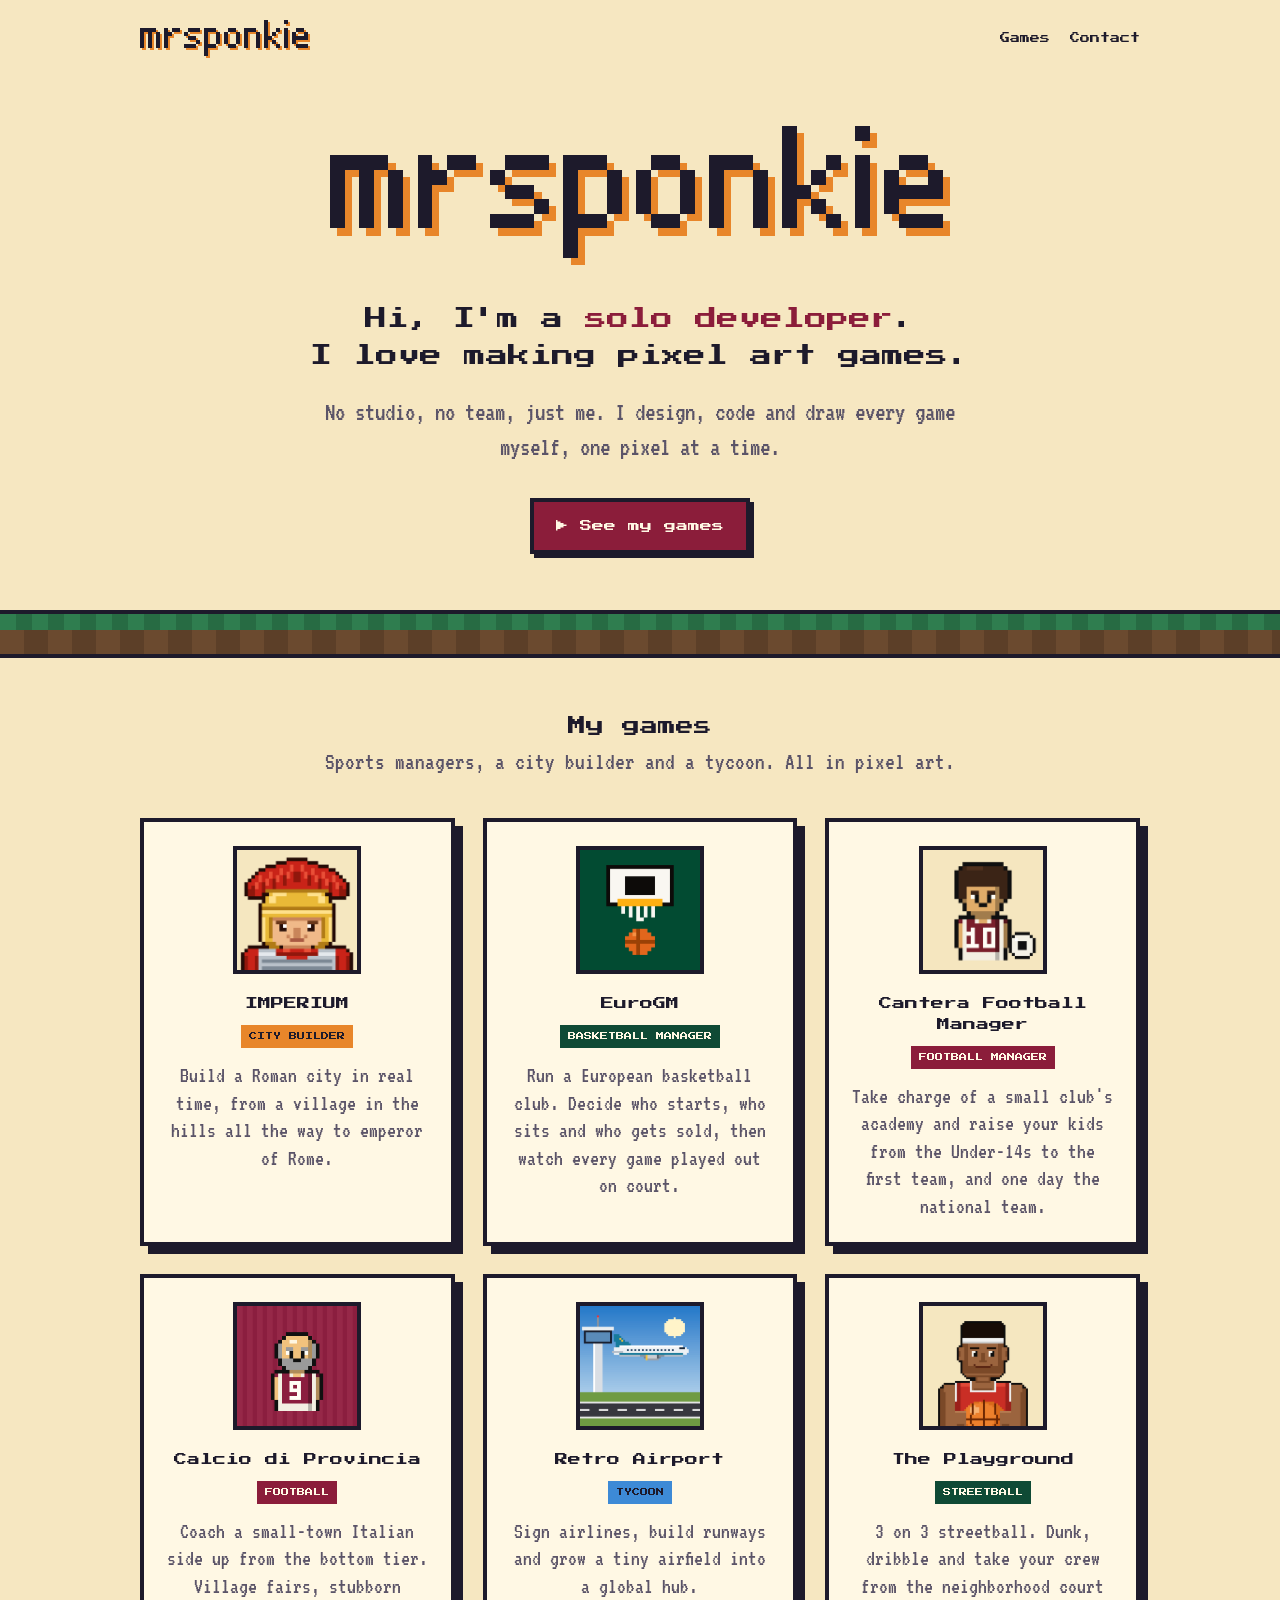
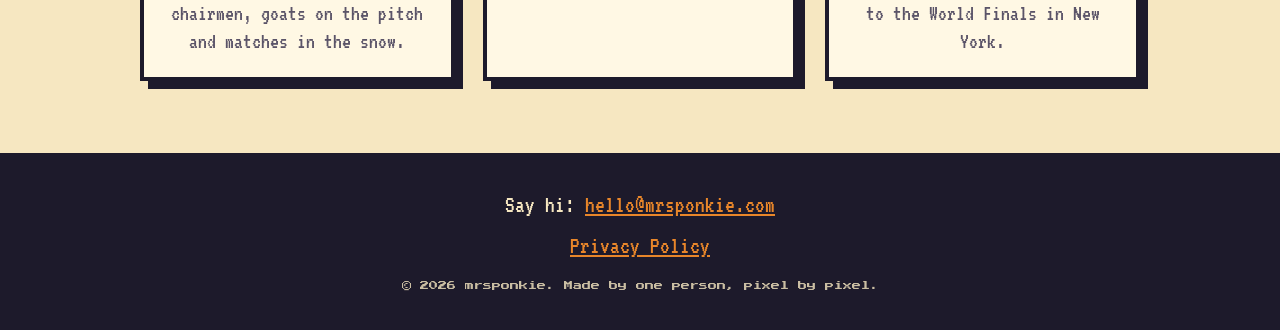
<file: index.html>
<!DOCTYPE html>
<html lang="en">
<head>
    <meta charset="UTF-8">
    <meta name="viewport" content="width=device-width, initial-scale=1.0">
    <meta name="description" content="mrsponkie is a solo developer making pixel art games: IMPERIUM, EuroGM, Cantera Football Manager, Calcio di Provincia, Retro Airport and The Playground.">
    <meta name="author" content="mrsponkie">

    <meta property="og:title" content="mrsponkie | Pixel art games by a solo developer">
    <meta property="og:description" content="One developer, a lot of pixels. Sports managers, city builders and tycoon games in pixel art.">
    <meta property="og:type" content="website">
    <meta property="og:url" content="https://mrsponkie.com">
    <meta property="og:image" content="https://mrsponkie.com/icons/the-playground.png">

    <title>mrsponkie | Pixel art games by a solo developer</title>

    <link rel="canonical" href="https://mrsponkie.com/">
    <link rel="icon" type="image/svg+xml" href="favicon.svg">

    <link rel="preconnect" href="https://fonts.googleapis.com">
    <link rel="preconnect" href="https://fonts.gstatic.com" crossorigin>
    <link href="https://fonts.googleapis.com/css2?family=Press+Start+2P&family=VT323&display=swap" rel="stylesheet">

    <link rel="stylesheet" href="styles.css">
</head>
<body>
    <header class="top">
        <div class="wrap">
            <a href="/" class="top-logo"><img src="logo.svg" alt="mrsponkie" width="170" height="38"></a>
            <ul class="top-nav">
                <li><a href="#games">Games</a></li>
                <li><a href="#contact">Contact</a></li>
            </ul>
        </div>
    </header>

    <main>
        <section class="hero">
            <div class="wrap">
                <img class="hero-logo" src="logo.svg" alt="mrsponkie" width="620" height="140">
                <h1>Hi, I'm a <span>solo developer</span>.<br>I love making pixel art games.</h1>
                <p>
                    No studio, no team, just me. I design, code and draw every game myself,
                    one pixel at a time.
                </p>
                <a href="#games" class="btn"><span class="blink">&#9654;</span> See my games</a>
            </div>
            <div class="ground" aria-hidden="true"></div>
        </section>

        <section class="games" id="games">
            <div class="wrap">
                <h2 class="section-title">My games</h2>
                <p class="section-sub">Sports managers, a city builder and a tycoon. All in pixel art.</p>

                <ul class="grid">
                    <li class="card">
                        <img src="icons/imperium.png" alt="IMPERIUM app icon" width="128" height="128" loading="lazy">
                        <h3>IMPERIUM</h3>
                        <span class="tag builder">City builder</span>
                        <p>Build a Roman city in real time, from a village in the hills all the way to emperor of Rome.</p>
                    </li>
                    <li class="card">
                        <img src="icons/eurogm.png" alt="EuroGM app icon" width="128" height="128" loading="lazy">
                        <h3>EuroGM</h3>
                        <span class="tag">Basketball manager</span>
                        <p>Run a European basketball club. Decide who starts, who sits and who gets sold, then watch every game played out on court.</p>
                    </li>
                    <li class="card">
                        <img src="icons/cantera.png" alt="Cantera Football Manager app icon" width="128" height="128" loading="lazy">
                        <h3>Cantera Football Manager</h3>
                        <span class="tag football">Football manager</span>
                        <p>Take charge of a small club's academy and raise your kids from the Under-14s to the first team, and one day the national team.</p>
                    </li>
                    <li class="card">
                        <img src="icons/calcio-di-provincia.png" alt="Calcio di Provincia app icon" width="128" height="128" loading="lazy">
                        <h3>Calcio di Provincia</h3>
                        <span class="tag football">Football</span>
                        <p>Coach a small-town Italian side up from the bottom tier. Village fairs, stubborn chairmen, goats on the pitch and matches in the snow.</p>
                    </li>
                    <li class="card">
                        <img src="icons/retro-airport.png" alt="Retro Airport app icon" width="128" height="128" loading="lazy">
                        <h3>Retro Airport</h3>
                        <span class="tag tycoon">Tycoon</span>
                        <p>Sign airlines, build runways and grow a tiny airfield into a global hub.</p>
                    </li>
                    <li class="card">
                        <img src="icons/the-playground.png" alt="The Playground app icon" width="128" height="128" loading="lazy">
                        <h3>The Playground</h3>
                        <span class="tag">Streetball</span>
                        <p>3 on 3 streetball. Dunk, dribble and take your crew from the neighborhood court to the World Finals in New York.</p>
                    </li>
                </ul>
            </div>
        </section>
    </main>

    <footer class="footer" id="contact">
        <div class="wrap">
            <p>Say hi: <a href="mailto:hello@mrsponkie.com">hello@mrsponkie.com</a></p>
            <p><a href="privacy.html">Privacy Policy</a></p>
            <p class="small">&copy; 2026 mrsponkie. Made by one person, pixel by pixel.</p>
        </div>
    </footer>
</body>
</html>
</file>
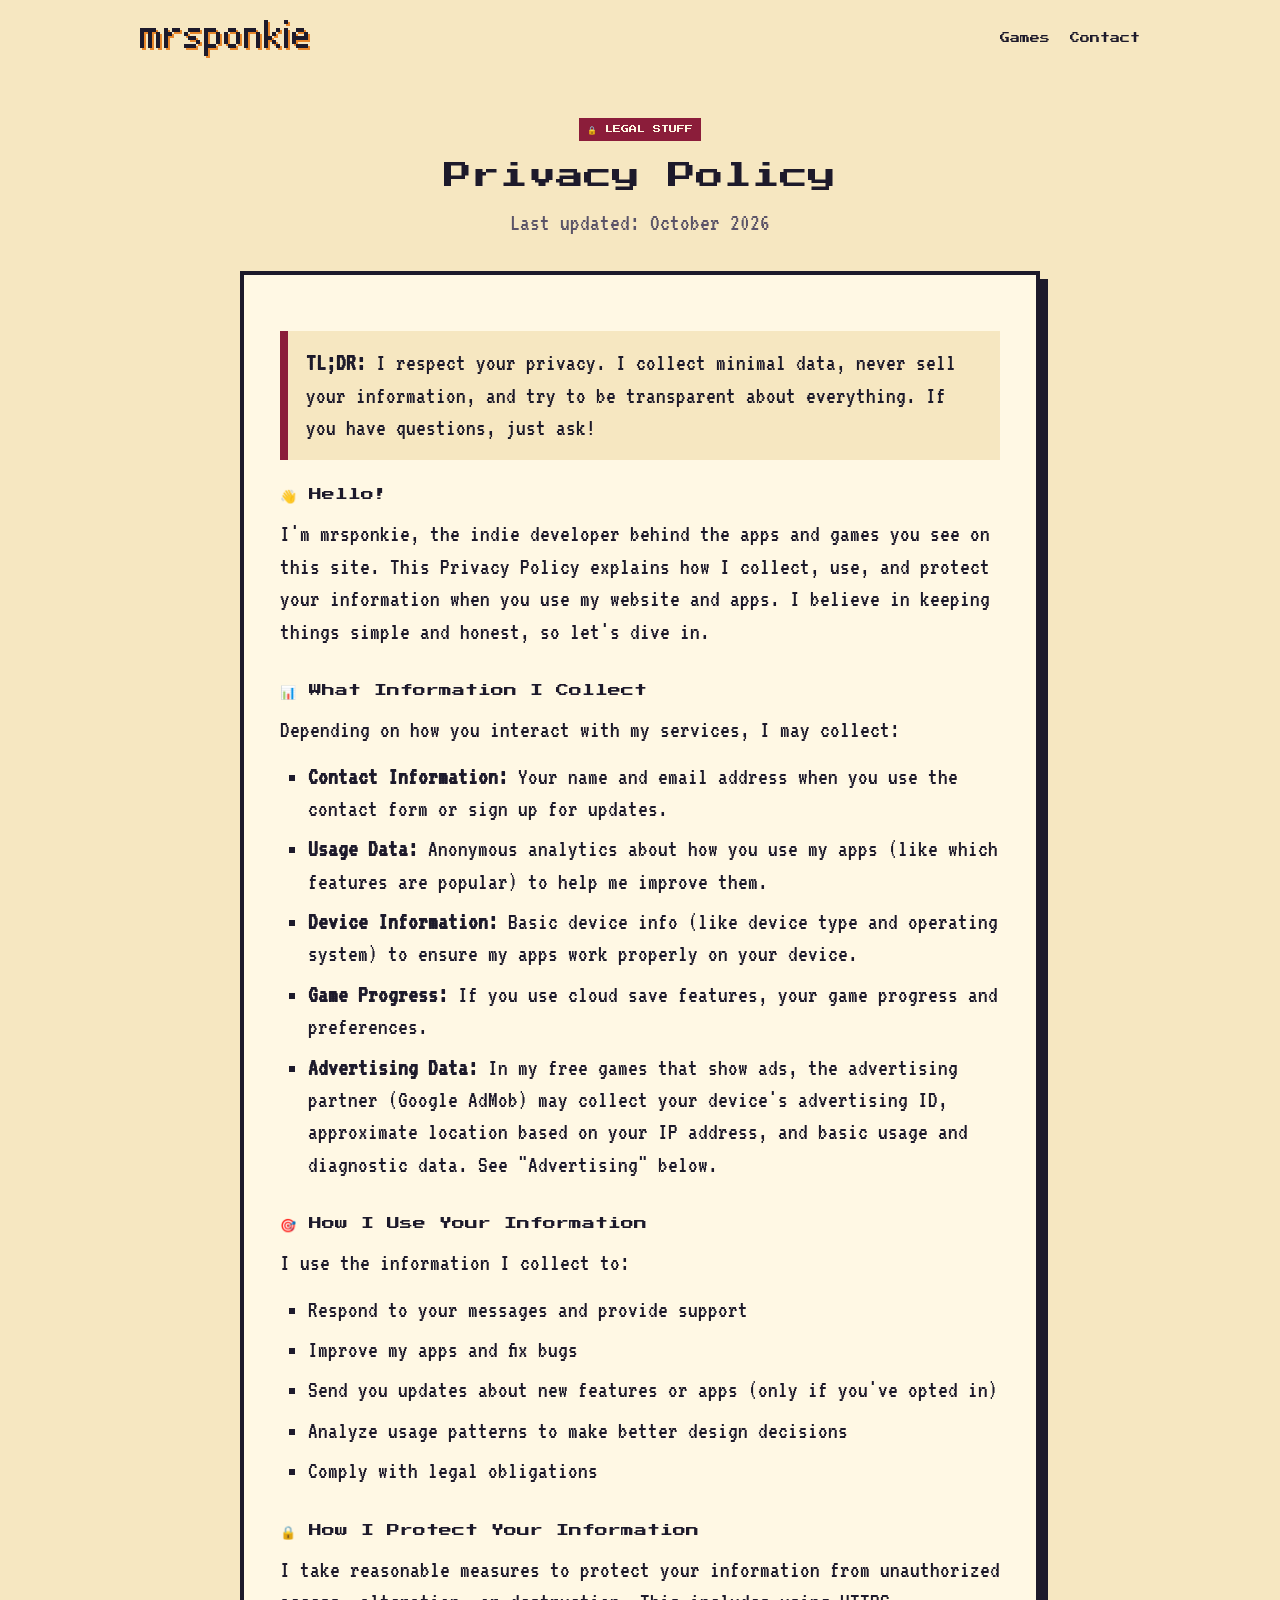
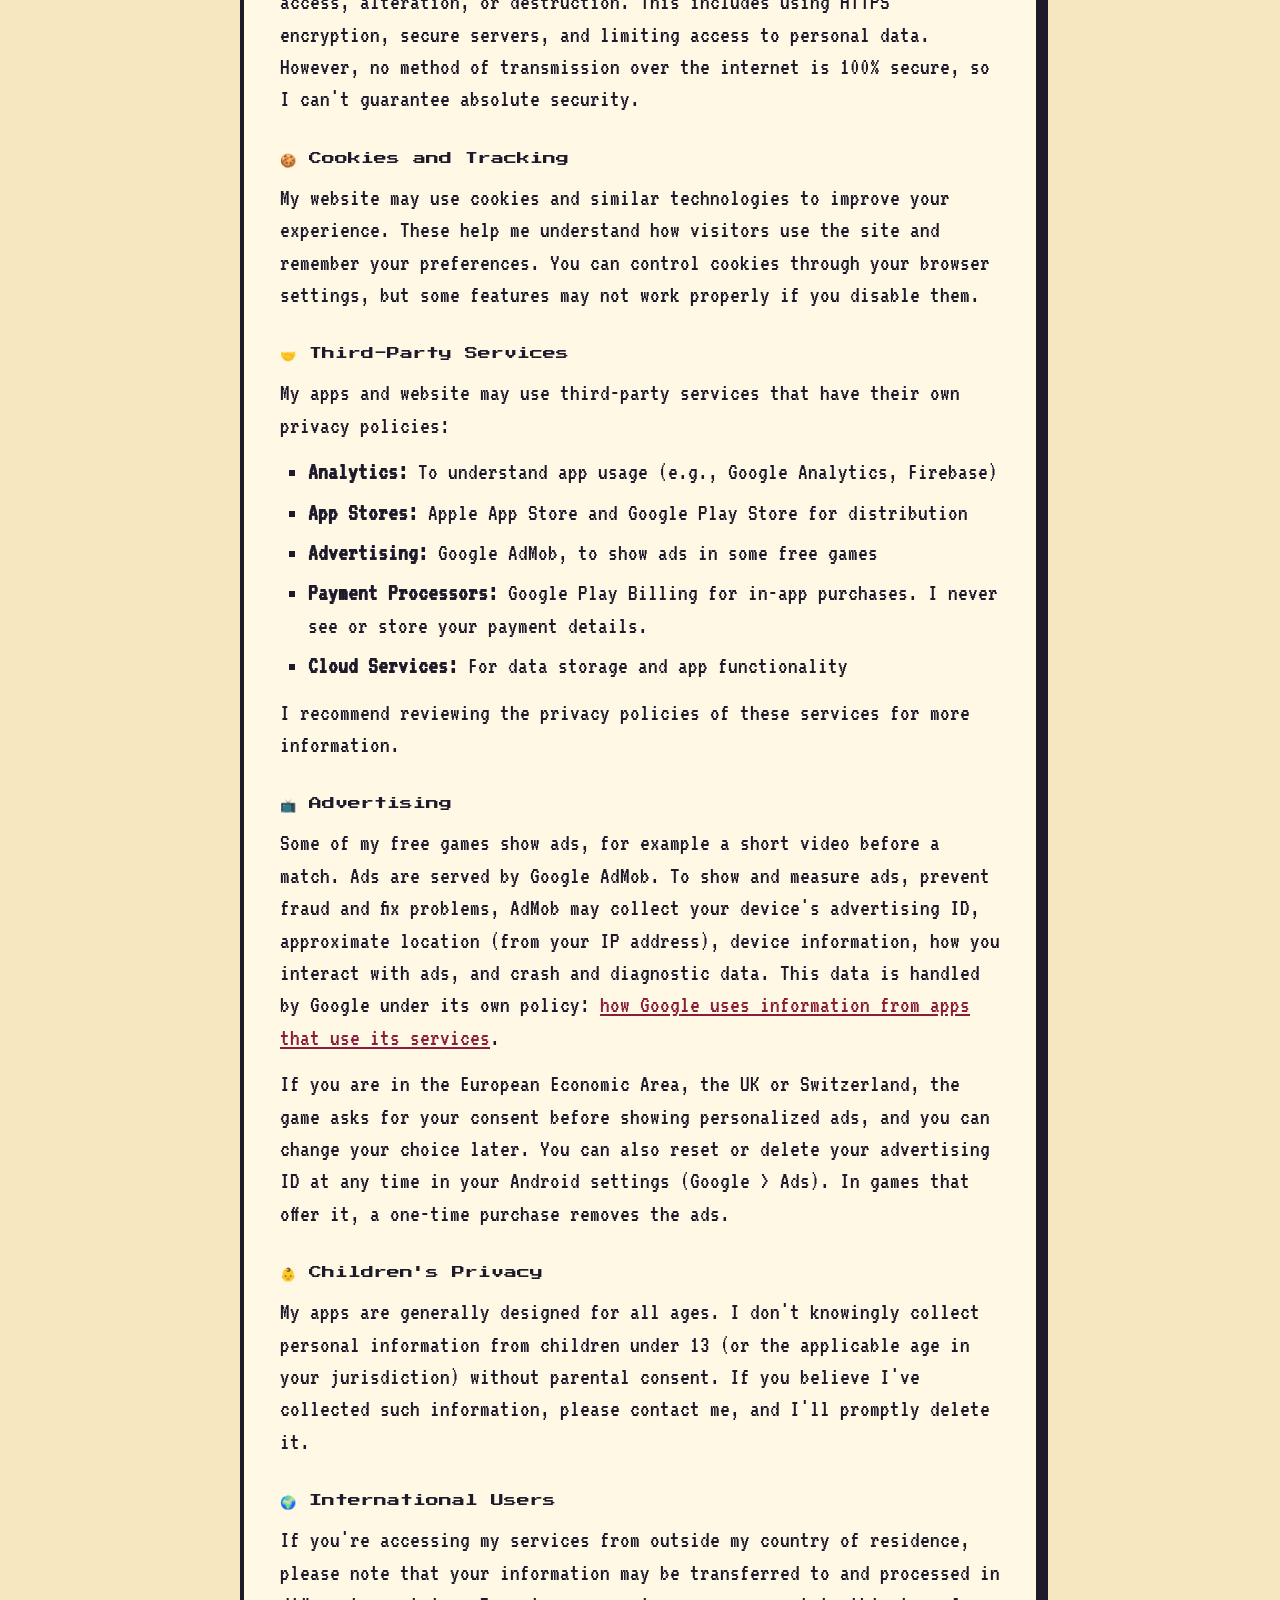
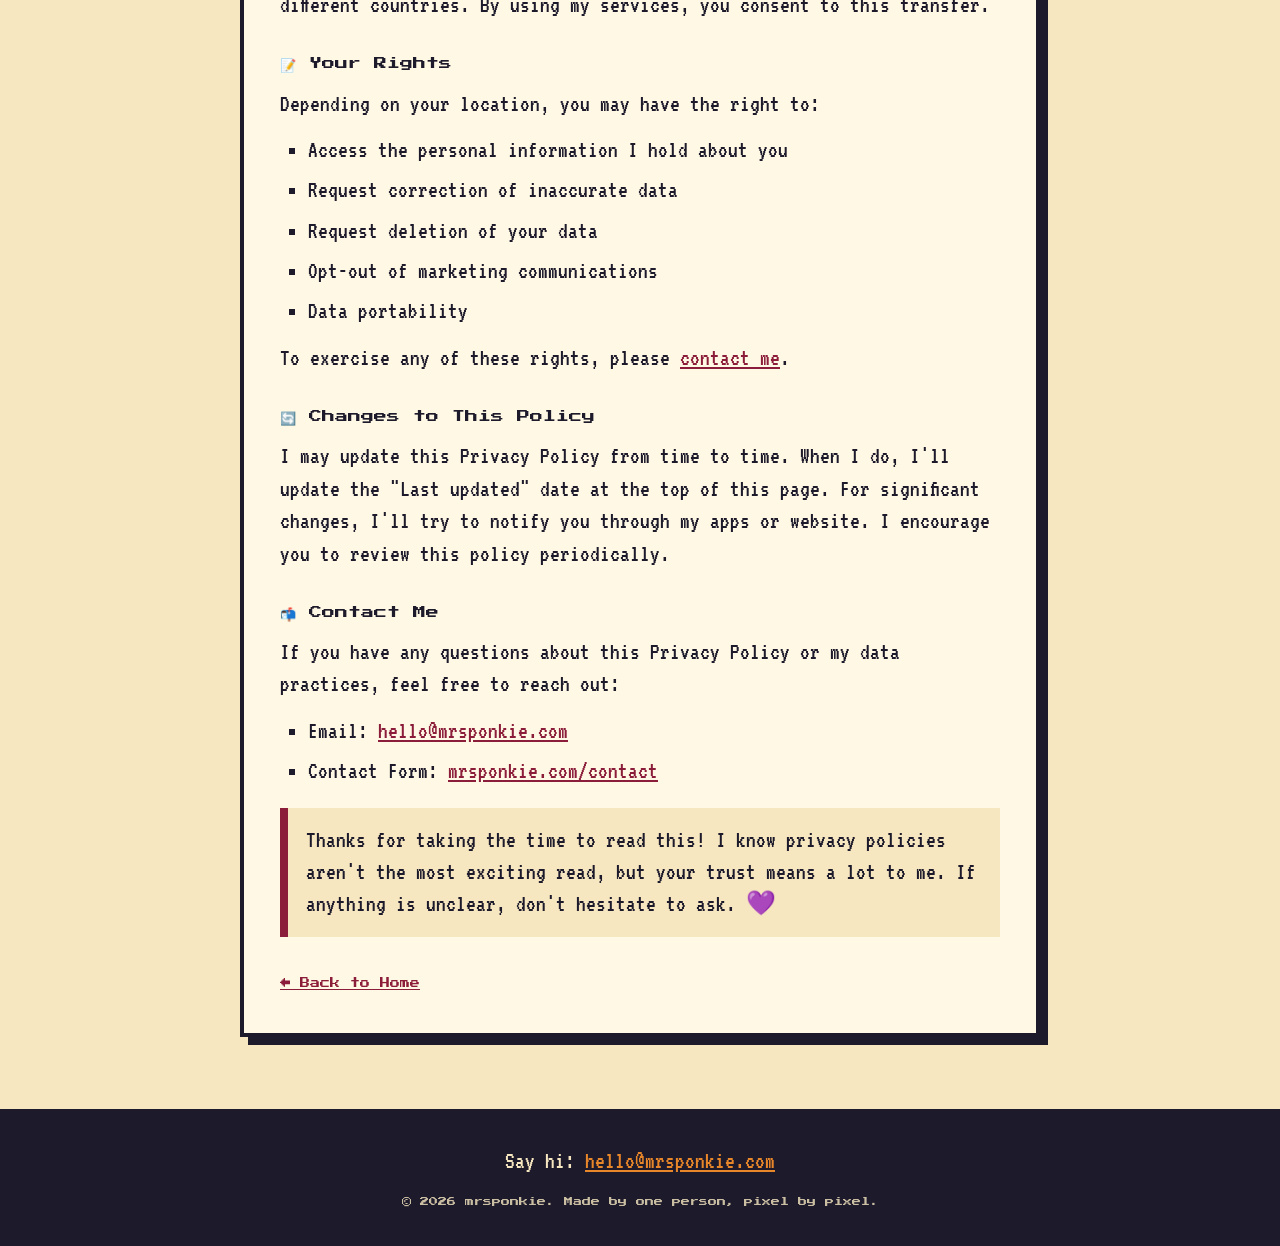
<file: privacy.html>
<!DOCTYPE html>
<html lang="en">
<head>
    <meta charset="UTF-8">
    <meta name="viewport" content="width=device-width, initial-scale=1.0">
    <meta name="description" content="Privacy Policy for mrsponkie apps and services.">
    <meta name="robots" content="noindex, follow">

    <title>Privacy Policy | mrsponkie</title>

    <link rel="icon" type="image/svg+xml" href="favicon.svg">

    <link rel="preconnect" href="https://fonts.googleapis.com">
    <link rel="preconnect" href="https://fonts.gstatic.com" crossorigin>
    <link href="https://fonts.googleapis.com/css2?family=Press+Start+2P&family=VT323&display=swap" rel="stylesheet">

    <link rel="stylesheet" href="styles.css">
</head>
<body>
    <header class="top">
        <div class="wrap">
            <a href="index.html" class="top-logo"><img src="logo.svg" alt="mrsponkie" width="170" height="38"></a>
            <ul class="top-nav">
                <li><a href="index.html#games">Games</a></li>
                <li><a href="index.html#contact">Contact</a></li>
            </ul>
        </div>
    </header>

    <main class="privacy">
        <div class="wrap">
            <header class="privacy-head">
                <span class="tag football">🔒 Legal Stuff</span>
                <h1>Privacy Policy</h1>
                <p>Last updated: October 2026</p>
            </header>

            <div class="privacy-body">
            <div class="note">
                <p><strong>TL;DR:</strong> I respect your privacy. I collect minimal data, never sell your information, and try to be transparent about everything. If you have questions, just ask!</p>
            </div>

            <h2>👋 Hello!</h2>
            <p>
                I'm mrsponkie, the indie developer behind the apps and games you see on this site.
                This Privacy Policy explains how I collect, use, and protect your information when you
                use my website and apps. I believe in keeping things simple and honest, so let's dive in.
            </p>

            <h2>📊 What Information I Collect</h2>
            <p>Depending on how you interact with my services, I may collect:</p>
            <ul>
                <li><strong>Contact Information:</strong> Your name and email address when you use the contact form or sign up for updates.</li>
                <li><strong>Usage Data:</strong> Anonymous analytics about how you use my apps (like which features are popular) to help me improve them.</li>
                <li><strong>Device Information:</strong> Basic device info (like device type and operating system) to ensure my apps work properly on your device.</li>
                <li><strong>Game Progress:</strong> If you use cloud save features, your game progress and preferences.</li>
                <li><strong>Advertising Data:</strong> In my free games that show ads, the advertising partner (Google AdMob) may collect your device's advertising ID, approximate location based on your IP address, and basic usage and diagnostic data. See "Advertising" below.</li>
            </ul>

            <h2>🎯 How I Use Your Information</h2>
            <p>I use the information I collect to:</p>
            <ul>
                <li>Respond to your messages and provide support</li>
                <li>Improve my apps and fix bugs</li>
                <li>Send you updates about new features or apps (only if you've opted in)</li>
                <li>Analyze usage patterns to make better design decisions</li>
                <li>Comply with legal obligations</li>
            </ul>

            <h2>🔒 How I Protect Your Information</h2>
            <p>
                I take reasonable measures to protect your information from unauthorized access,
                alteration, or destruction. This includes using HTTPS encryption, secure servers,
                and limiting access to personal data. However, no method of transmission over the
                internet is 100% secure, so I can't guarantee absolute security.
            </p>

            <h2>🍪 Cookies and Tracking</h2>
            <p>
                My website may use cookies and similar technologies to improve your experience.
                These help me understand how visitors use the site and remember your preferences.
                You can control cookies through your browser settings, but some features may not
                work properly if you disable them.
            </p>

            <h2>🤝 Third-Party Services</h2>
            <p>My apps and website may use third-party services that have their own privacy policies:</p>
            <ul>
                <li><strong>Analytics:</strong> To understand app usage (e.g., Google Analytics, Firebase)</li>
                <li><strong>App Stores:</strong> Apple App Store and Google Play Store for distribution</li>
                <li><strong>Advertising:</strong> Google AdMob, to show ads in some free games</li>
                <li><strong>Payment Processors:</strong> Google Play Billing for in-app purchases. I never see or store your payment details.</li>
                <li><strong>Cloud Services:</strong> For data storage and app functionality</li>
            </ul>
            <p>I recommend reviewing the privacy policies of these services for more information.</p>

            <h2>📺 Advertising</h2>
            <p>
                Some of my free games show ads, for example a short video before a match. Ads are served by
                Google AdMob. To show and measure ads, prevent fraud and fix problems, AdMob may collect your
                device's advertising ID, approximate location (from your IP address), device information,
                how you interact with ads, and crash and diagnostic data. This data is handled by Google
                under its own policy:
                <a href="https://policies.google.com/technologies/partner-sites">how Google uses information from apps that use its services</a>.
            </p>
            <p>
                If you are in the European Economic Area, the UK or Switzerland, the game asks for your
                consent before showing personalized ads, and you can change your choice later. You can also
                reset or delete your advertising ID at any time in your Android settings (Google &gt; Ads).
                In games that offer it, a one-time purchase removes the ads.
            </p>

            <h2>👶 Children's Privacy</h2>
            <p>
                My apps are generally designed for all ages. I don't knowingly collect personal
                information from children under 13 (or the applicable age in your jurisdiction)
                without parental consent. If you believe I've collected such information, please
                contact me, and I'll promptly delete it.
            </p>

            <h2>🌍 International Users</h2>
            <p>
                If you're accessing my services from outside my country of residence, please note
                that your information may be transferred to and processed in different countries.
                By using my services, you consent to this transfer.
            </p>

            <h2>📝 Your Rights</h2>
            <p>Depending on your location, you may have the right to:</p>
            <ul>
                <li>Access the personal information I hold about you</li>
                <li>Request correction of inaccurate data</li>
                <li>Request deletion of your data</li>
                <li>Opt-out of marketing communications</li>
                <li>Data portability</li>
            </ul>
            <p>To exercise any of these rights, please <a href="index.html#contact">contact me</a>.</p>

            <h2>🔄 Changes to This Policy</h2>
            <p>
                I may update this Privacy Policy from time to time. When I do, I'll update the
                "Last updated" date at the top of this page. For significant changes, I'll try
                to notify you through my apps or website. I encourage you to review this policy
                periodically.
            </p>

            <h2>📬 Contact Me</h2>
            <p>
                If you have any questions about this Privacy Policy or my data practices,
                feel free to reach out:
            </p>
            <ul>
                <li>Email: <a href="mailto:hello@mrsponkie.com">hello@mrsponkie.com</a></li>
                <li>Contact Form: <a href="index.html#contact">mrsponkie.com/contact</a></li>
            </ul>

            <div class="note">
                <p>Thanks for taking the time to read this! I know privacy policies aren't the most exciting read, but your trust means a lot to me. If anything is unclear, don't hesitate to ask. 💜</p>
            </div>

                <a href="index.html" class="back">← Back to Home</a>
            </div>
        </div>
    </main>

    <footer class="footer">
        <div class="wrap">
            <p>Say hi: <a href="mailto:hello@mrsponkie.com">hello@mrsponkie.com</a></p>
            <p class="small">&copy; 2026 mrsponkie. Made by one person, pixel by pixel.</p>
        </div>
    </footer>
</body>
</html>
</file>
<file: styles.css>
:root {
    --cream: #f6e7c1;
    --paper: #fff8e4;
    --ink: #1d1a2b;
    --muted: #5b5468;
    --maroon: #8b1d3a;
    --orange: #e8862a;
    --green: #0f4a35;
    --sky: #3d8ad6;
    --px: 4px;
    --font-pixel: 'Press Start 2P', 'Courier New', monospace;
    --font-body: 'VT323', 'Courier New', monospace;
}

* {
    box-sizing: border-box;
    margin: 0;
    padding: 0;
}

html {
    scroll-behavior: smooth;
}

body {
    background: var(--cream);
    color: var(--ink);
    font-family: var(--font-body);
    font-size: 24px;
    line-height: 1.35;
    -webkit-font-smoothing: none;
    min-height: 100vh;
    display: flex;
    flex-direction: column;
}

img {
    display: block;
    max-width: 100%;
}

a {
    color: var(--maroon);
}

a:hover {
    color: var(--orange);
}

.wrap {
    width: 100%;
    max-width: 1040px;
    margin: 0 auto;
    padding: 0 20px;
}

/* Header */
.top {
    padding: 20px 0;
}

.top .wrap {
    display: flex;
    align-items: center;
    justify-content: space-between;
    gap: 16px;
}

.top-logo img {
    width: 170px;
    height: auto;
}

.top-nav {
    display: flex;
    gap: 20px;
    list-style: none;
    font-family: var(--font-pixel);
    font-size: 10px;
}

.top-nav a {
    color: var(--ink);
    text-decoration: none;
    padding: 6px 0;
    border-bottom: var(--px) solid transparent;
}

.top-nav a:hover {
    border-bottom-color: var(--orange);
}

/* Hero */
.hero {
    padding: 48px 0 0;
    text-align: center;
}

.hero-logo {
    width: min(620px, 100%);
    height: auto;
    margin: 0 auto 36px;
}

.hero h1 {
    font-family: var(--font-pixel);
    font-size: clamp(14px, 2.6vw, 22px);
    line-height: 1.7;
    font-weight: 400;
    margin-bottom: 20px;
}

.hero h1 span {
    color: var(--maroon);
}

.hero p {
    max-width: 640px;
    margin: 0 auto 32px;
    font-size: 26px;
    color: var(--muted);
}

.btn {
    display: inline-block;
    font-family: var(--font-pixel);
    font-size: 12px;
    color: var(--paper);
    background: var(--maroon);
    text-decoration: none;
    padding: 16px 22px;
    border: var(--px) solid var(--ink);
    box-shadow: var(--px) var(--px) 0 var(--ink);
}

.btn:hover {
    color: var(--paper);
    background: var(--orange);
    transform: translate(2px, 2px);
    box-shadow: 2px 2px 0 var(--ink);
}

.btn .blink {
    animation: blink 1s steps(1) infinite;
}

@keyframes blink {
    50% { opacity: 0; }
}

/* Pixel skyline strip under the hero */
.ground {
    height: 48px;
    margin-top: 56px;
    background:
        linear-gradient(var(--ink), var(--ink)) 0 0 / 100% var(--px) no-repeat,
        repeating-linear-gradient(90deg, #2f7d4f 0 16px, #276b43 16px 32px) 0 var(--px) / 100% 16px no-repeat,
        repeating-linear-gradient(90deg, #6b4a2f 0 24px, #5c3f28 24px 48px) 0 20px / 100% 28px no-repeat;
    border-bottom: var(--px) solid var(--ink);
}

/* Games */
.games {
    padding: 56px 0 72px;
}

.section-title {
    font-family: var(--font-pixel);
    font-size: 18px;
    font-weight: 400;
    text-align: center;
    margin-bottom: 8px;
}

.section-sub {
    text-align: center;
    color: var(--muted);
    margin-bottom: 40px;
}

.grid {
    display: grid;
    grid-template-columns: repeat(3, 1fr);
    gap: 28px;
    list-style: none;
}

.card {
    background: var(--paper);
    border: var(--px) solid var(--ink);
    box-shadow: 8px 8px 0 var(--ink);
    padding: 24px 20px 22px;
    text-align: center;
    display: flex;
    flex-direction: column;
    align-items: center;
}

.card img {
    width: 128px;
    height: 128px;
    border: var(--px) solid var(--ink);
    margin-bottom: 20px;
}

.card h3 {
    font-family: var(--font-pixel);
    font-size: 13px;
    line-height: 1.6;
    font-weight: 400;
    margin-bottom: 10px;
}

.tag {
    font-family: var(--font-pixel);
    font-size: 8px;
    text-transform: uppercase;
    color: var(--paper);
    background: var(--green);
    padding: 6px 8px;
    margin-bottom: 14px;
}

.tag.football { background: var(--maroon); }
.tag.builder { background: var(--orange); color: var(--ink); }
.tag.tycoon { background: var(--sky); color: var(--ink); }

.card p {
    font-size: 22px;
    line-height: 1.25;
    color: var(--muted);
}

/* Footer */
.footer {
    margin-top: auto;
    background: var(--ink);
    color: var(--cream);
    padding: 36px 0;
    text-align: center;
}

.footer p {
    margin-bottom: 8px;
}

.footer a {
    color: var(--orange);
}

.footer a:hover {
    color: var(--paper);
}

.footer .small {
    font-family: var(--font-pixel);
    font-size: 9px;
    line-height: 1.8;
    margin: 16px 0 0;
    opacity: 0.8;
}

/* Privacy page */
.privacy {
    padding: 32px 0 72px;
}

.privacy-head {
    text-align: center;
    margin-bottom: 32px;
}

.privacy-head .tag {
    display: inline-block;
}

.privacy-head h1 {
    font-family: var(--font-pixel);
    font-size: clamp(18px, 4vw, 28px);
    line-height: 1.5;
    font-weight: 400;
    margin-bottom: 10px;
}

.privacy-head p {
    color: var(--muted);
}

.privacy-body {
    max-width: 800px;
    margin: 0 auto;
    background: var(--paper);
    border: var(--px) solid var(--ink);
    box-shadow: 8px 8px 0 var(--ink);
    padding: 36px;
}

.privacy-body h2:first-of-type { margin-top: 24px; }

.privacy-body h2 {
    font-family: var(--font-pixel);
    font-size: 13px;
    line-height: 1.7;
    font-weight: 400;
    margin: 32px 0 12px;
}

.privacy-body p {
    margin-bottom: 14px;
}

.privacy-body ul {
    margin: 0 0 14px 28px;
    list-style: square;
}

.privacy-body li {
    margin-bottom: 8px;
}

.note {
    background: var(--cream);
    border-left: 8px solid var(--maroon);
    padding: 16px 18px;
    margin: 20px 0;
}

.note p {
    margin: 0;
}

.back {
    display: inline-block;
    margin-top: 20px;
    font-family: var(--font-pixel);
    font-size: 10px;
}

@media (max-width: 900px) {
    .grid { grid-template-columns: repeat(2, 1fr); }
}

@media (max-width: 600px) {
    body { font-size: 22px; }
    .grid { grid-template-columns: 1fr; }
    .hero { padding-top: 28px; }
    .hero p { font-size: 23px; }
    .top-logo img { width: 130px; }
    .top-nav { gap: 14px; font-size: 9px; }
    .privacy-body { padding: 22px 18px; box-shadow: 6px 6px 0 var(--ink); }
}

@media (prefers-reduced-motion: reduce) {
    html { scroll-behavior: auto; }
    .btn .blink { animation: none; }
}
</file>
